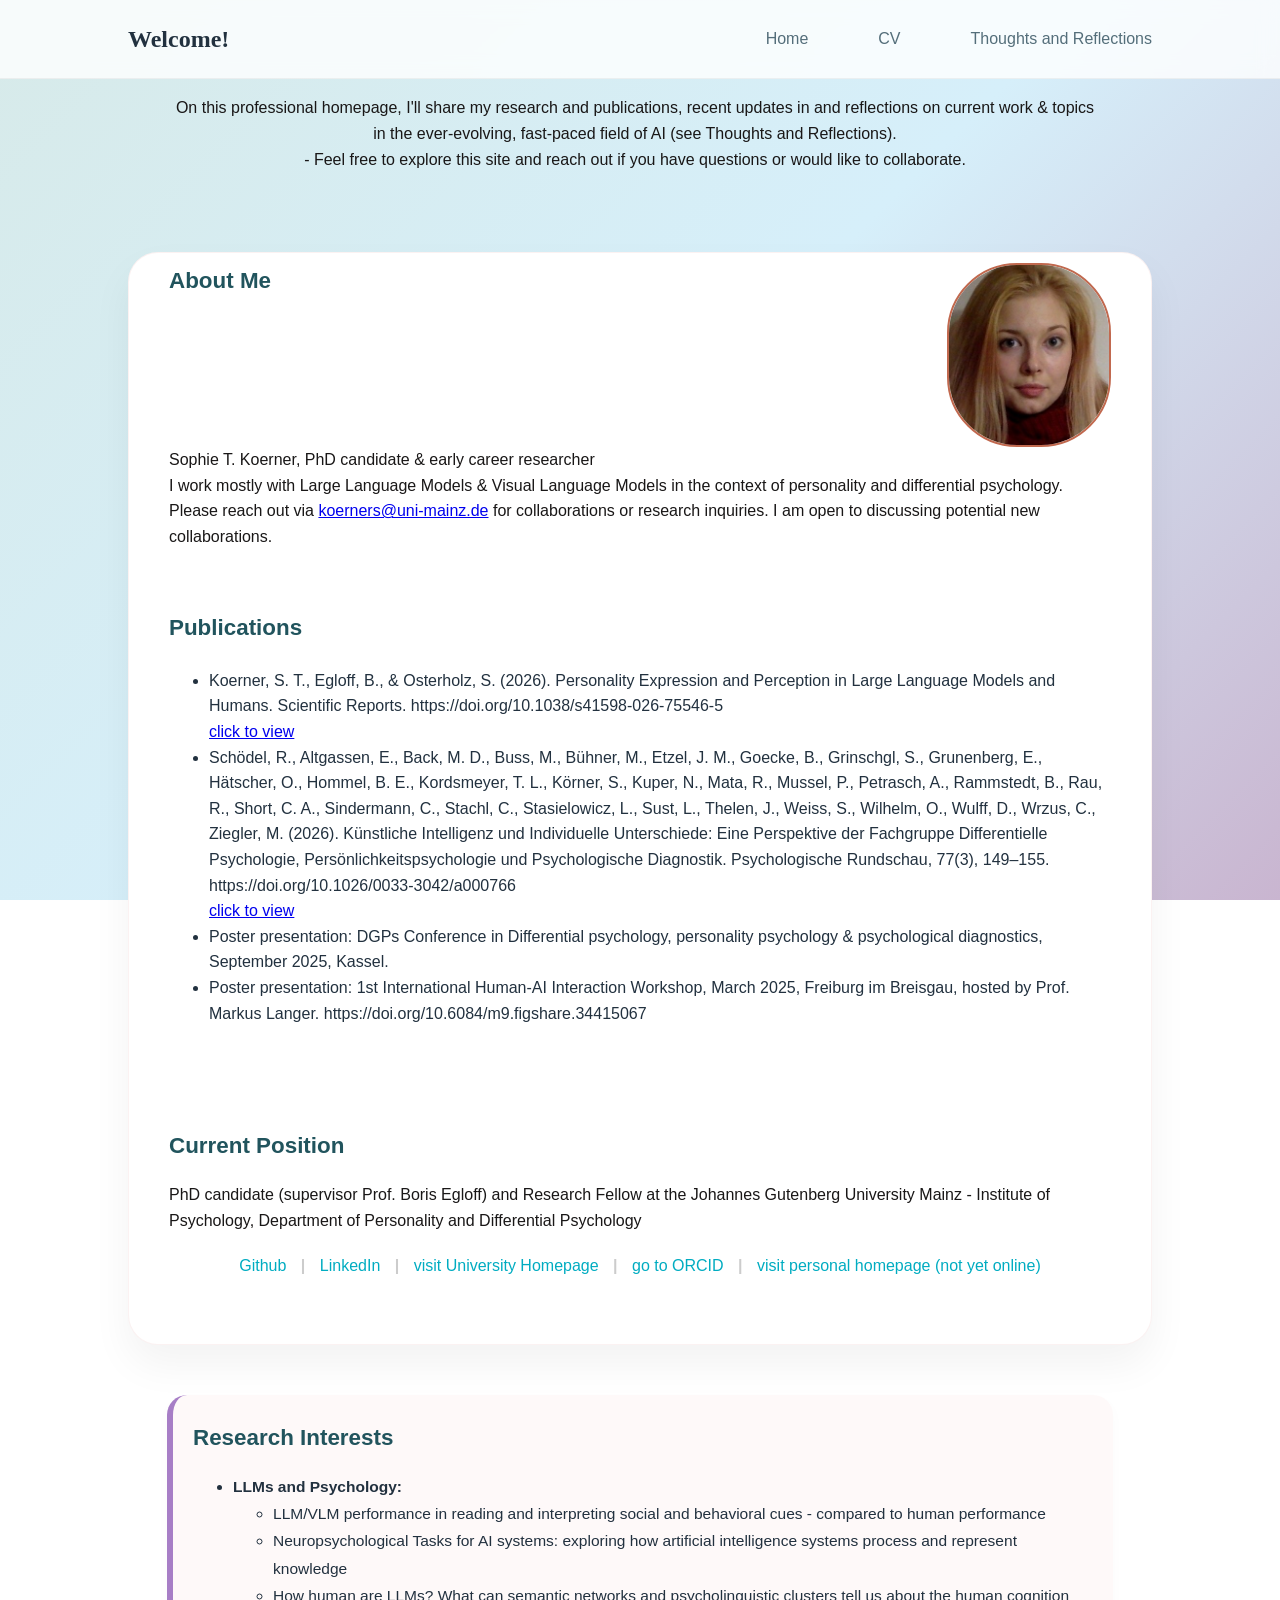
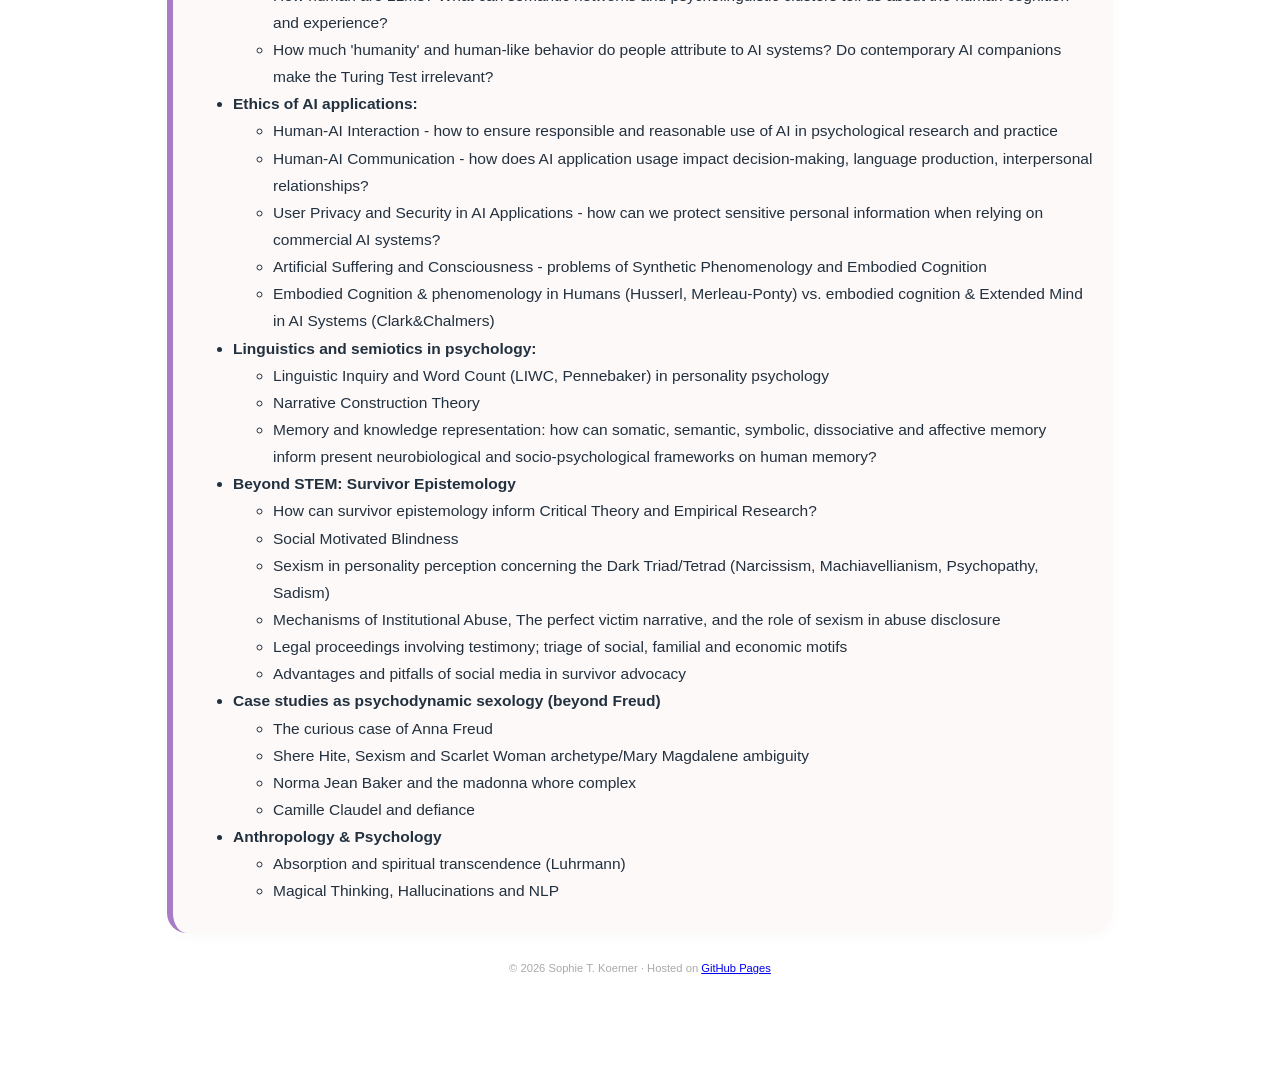
<file: index.html>
<!doctype html>
<html lang="en">
<head>
    <link rel="stylesheet" href="style.css">
	<meta charset="utf-8">
	<meta name="viewport" content="width=device-width, initial-scale=1">
	<title>Vita</title>
</head>

<body>
	<nav class="navbar">
    <div class="nav-logo">Welcome!</div>
    <ul class="nav-links">
        <li><a href="index.html">Home</a></li>
        <li><a href="cv.html">CV</a></li>
        <li><a href="blog.html">Thoughts and Reflections</a></li>
    </ul>
</nav>

<p>On this professional homepage, I'll share my research and publications, recent updates in and reflections on current work & topics <br>
     in the ever-evolving, fast-paced field of AI (see Thoughts and Reflections).<br>
		- Feel free to explore this site and reach out if you have questions or would like to collaborate.</p>



<div class="hero-section">
  <div class="my-card">

    <!-- Zeile: "About Me" links, Foto rechts -->
    <div class="about-header">
      <h2>About Me</h2>
      <img src="images/passfoto2020.jpg" alt="Picture Sophie T. Koerner" class="profile-pic">
    </div>

    <!-- Text klebt direkt unter dem Foto -->
    <p class="about-text">
      Sophie T. Koerner, PhD candidate &amp; early career researcher<br>
      I work mostly with Large Language Models & Visual Language Models in the
      context of personality and differential psychology. Please reach out via
      <a href="mailto:koerners@uni-mainz.de">koerners@uni-mainz.de</a> for collaborations or
      research inquiries. I am open to discussing potential new collaborations.
    </p>



<div class="hero-flex">

 <!--<tiny-text> Note: for personal and artistic endeavors, see my personal website (link below) <tiny-text> </p> -->
		</div>
	</p>
	<!-- Hyperlinks with URLs -->
	 <h3>Publications</h3>
        <ul>
            <li>Koerner, S. T., Egloff, B., & Osterholz, S. (2026). Personality Expression and Perception in Large Language Models and Humans. Scientific Reports. https://doi.org/10.1038/s41598-026-75546-5 </li><a href="https://doi.org/10.1038/s41598-026-75546-5"> click to view</a>
            <li>Schödel, R., Altgassen, E., Back, M. D., Buss, M., Bühner, M., Etzel, J. M., Goecke, B., Grinschgl, S., Grunenberg, E., Hätscher, O., Hommel, B. E., Kordsmeyer, T. L., Körner, S., Kuper, N., Mata, R., Mussel, P., Petrasch, A., Rammstedt, B., Rau, R., Short, C. A., Sindermann, C., Stachl, C., Stasielowicz, L., Sust, L., Thelen, J., Weiss, S., Wilhelm, O., Wulff, D., Wrzus, C., Ziegler, M. (2026). Künstliche Intelligenz und Individuelle Unterschiede: Eine Perspektive der Fachgruppe Differentielle Psychologie, Persönlichkeitspsychologie und Psychologische Diagnostik. Psychologische Rundschau, 77(3), 149–155. https://doi.org/10.1026/0033-3042/a000766</li><a href="https://doi.org/10.1026/0033-3042/a000766"> click to view</a>
			<li>Poster presentation: DGPs Conference in Differential psychology, personality psychology & psychological diagnostics, September 2025, Kassel.</li>
	        <li>Poster presentation: 1st International Human-AI Interaction Workshop, March 2025, Freiburg im Breisgau, hosted by Prof. Markus Langer. https://doi.org/10.6084/m9.figshare.34415067</li>
    </ul>

          <element class="hero-section">
            <h2>Current Position</h2>
            <p>PhD candidate (supervisor Prof. Boris Egloff) and Research Fellow at the Johannes Gutenberg University Mainz - Institute of Psychology, Department of Personality and Differential Psychology</p>
     <div class="social-links">
	 <a href="https://github.com/sophstudies">Github</a>
     <span class="separator">|</span>
	 <a href="https://www.linkedin.com/in/sophie-t-koerner-10763835b">LinkedIn</a>
     <span class="separator">|</span>
	 <a href="https://www.ppd.psychologie.uni-mainz.de/personen/sophie-koerner/">visit University Homepage</a>
     <span class="separator">|</span>
	 <a href="https://orcid.org/0009-0004-8719-4377">go to ORCID</a>
     <span class="separator">|</span>
	 <a href="personalMM.html">visit personal homepage (not yet online)</a>
    </div>
		</div>
            <div class="section-3">
    <h2>Research Interests</h2>
    <ul>
        <!-- ITEM 1 -->
        <li>
            <strong>LLMs and Psychology:</strong>
            <ul>
                <li>LLM/VLM performance in reading and interpreting social and behavioral cues - compared to human performance</li>
                <li>Neuropsychological Tasks for AI systems: exploring how artificial intelligence systems process and represent knowledge</li>
                <li>How human are LLMs? What can semantic networks and psycholinguistic clusters tell us about the human cognition and experience?</li>
                <li>How much 'humanity' and human-like behavior do people attribute to AI systems? Do contemporary AI companions make the Turing Test irrelevant?</li>
            
                </li> <!-- This closes the "LLMs and Psychology" item AFTER the sub-list -->
            </ul>
        <!-- ITEM 2 -->
        <li>
            <strong>Ethics of AI applications:</strong>
            <ul>
                <li>Human-AI Interaction - how to ensure responsible and reasonable use of AI in psychological research and practice</li>
                <li>Human-AI Communication - how does AI application usage impact decision-making, language production, interpersonal relationships?</li>
                <li>User Privacy and Security in AI Applications - how can we protect sensitive personal information when relying on commercial AI systems?</li>
                <li>Artificial Suffering and Consciousness - problems of Synthetic Phenomenology and Embodied Cognition</li>
                <li>Embodied Cognition & phenomenology in Humans (Husserl, Merleau-Ponty) vs. embodied cognition & Extended Mind in AI Systems (Clark&Chalmers)</li>

            </ul>
        </li>

        <!-- ITEM 3 -->
        <li>
            <strong>Linguistics and semiotics in psychology:</strong>
            <ul>
                <li>Linguistic Inquiry and Word Count (LIWC, Pennebaker) in personality psychology</li>
                <li>Narrative Construction Theory</li>
                <li>Memory and knowledge representation: how can somatic, semantic, symbolic, dissociative and affective memory inform present neurobiological and socio-psychological frameworks on human memory?</li>
            
            </ul>
        </li>

        <!-- ITEM 3 -->        
        <li>
            <strong>Beyond STEM: Survivor Epistemology</strong>
            <ul>
                <li>How can survivor epistemology inform Critical Theory and Empirical Research?</li>
                <li>Social Motivated Blindness</li>
                <li>Sexism in personality perception concerning the Dark Triad/Tetrad (Narcissism, Machiavellianism, Psychopathy, Sadism)</li>
                <li>Mechanisms of Institutional Abuse, The perfect victim narrative, and the role of sexism in abuse disclosure</li>
                <li>Legal proceedings involving testimony; triage of social, familial and economic motifs</li>
                <li>Advantages and pitfalls of social media in survivor advocacy</li>
            </ul>
        </li>
				        <!-- ITEM 4 -->
        <li>
            <strong>Case studies as psychodynamic sexology (beyond Freud)</strong>
            <ul>
                <li>The curious case of Anna Freud</li>
                <li>Shere Hite, Sexism and Scarlet Woman archetype/Mary Magdalene ambiguity</li>
                <li>Norma Jean Baker and the madonna whore complex</li>
                <li>Camille Claudel and defiance</li>
            </ul>
        </li>
				<!-- ITEM 5 -->
        <li>
            <strong>Anthropology & Psychology</strong>
            <ul>
                <li>Absorption and spiritual transcendence (Luhrmann)</li>
			   <li>Magical Thinking, Hallucinations and NLP</li>
            </ul>
        </li>
    </ul>
</div>
		<footer>
  <p class="tiny">© 2026 Sophie T. Koerner · Hosted on <a href="https://pages.github.com" target="_blank">GitHub Pages</a></p>
</footer>

</body>
</html>
</file>
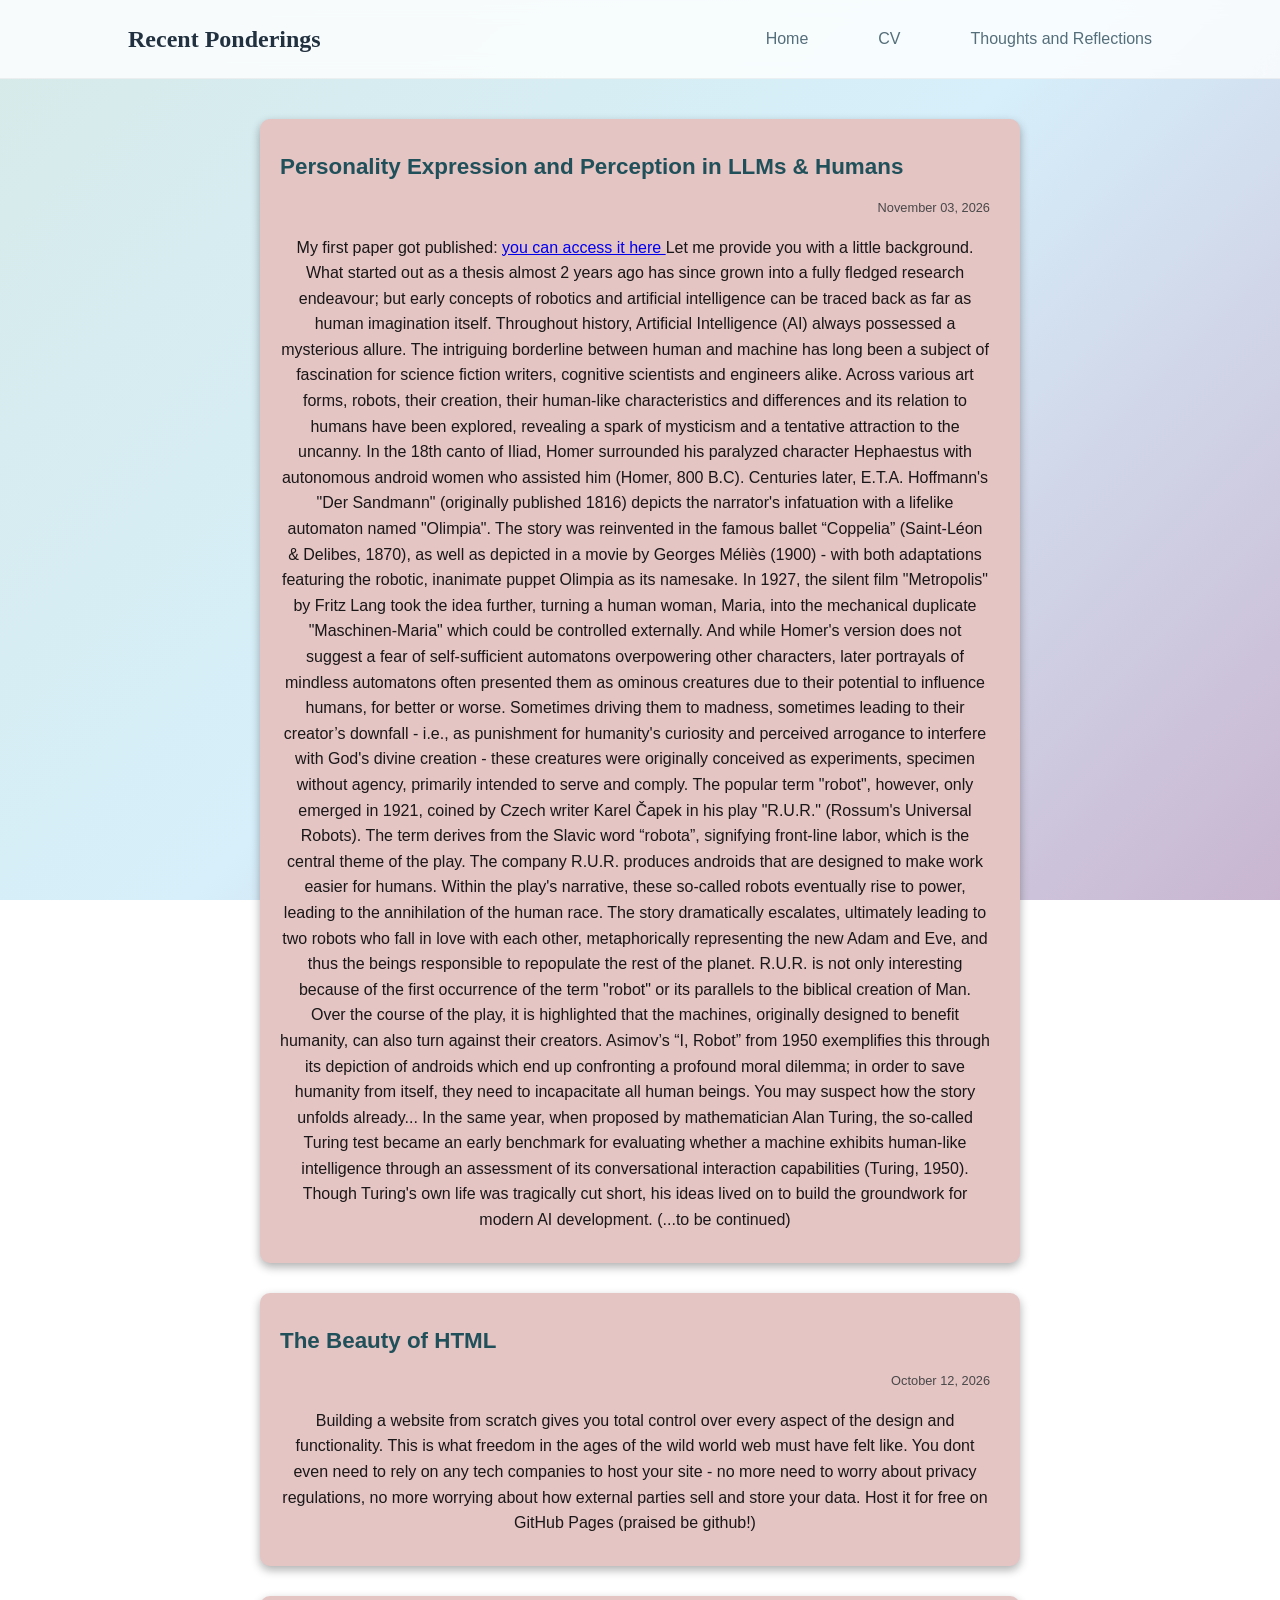
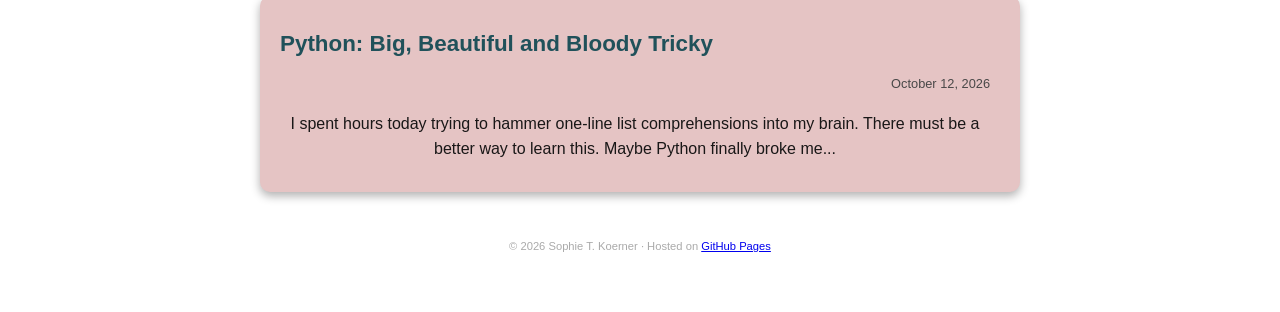
<file: blog.html>
<!doctype html>
<html lang="en">
<head>
    <link rel="stylesheet" href="style.css">
	<meta charset="utf-8">
	<meta name="viewport" content="width=device-width, initial-scale=1">
	<title>Recent Ponderings</title>
</head>

<body>
	<nav class="navbar">
    <div class="nav-logo">Recent Ponderings</div>
    <ul class="nav-links">
        <li><a href="index.html">Home</a></li>
        <li><a href="cv.html">CV</a></li>
        <li><a href="blog.html">Thoughts and Reflections</a></li>
    </ul>
</nav>

<div class="home-wrapper">

    <div class="blog-container">
		<div class="blog-container">
	    <div class="blog-post">
            <h2>Personality Expression and Perception in LLMs & Humans</h2>
            <p class="blog-date">November 03, 2026</p>
            <p>My first paper got published: <a href="https://rdcu.be/AjxDRGsCHwKa"> you can access it here </a>
				Let me provide you with a little background. What started out as a thesis almost 2 years ago has since grown into a fully fledged research endeavour; but early concepts of robotics and artificial intelligence can be traced back as far as human imagination itself.
				Throughout history, Artificial Intelligence (AI) always possessed a mysterious allure. The intriguing borderline between human and machine has long been a subject of fascination for science fiction writers, cognitive scientists and engineers alike.
				Across various art forms, robots, their creation, their human-like characteristics and differences and its relation to humans have been explored, revealing a spark of mysticism and a tentative attraction to the uncanny.
				In the 18th canto of Iliad, Homer surrounded his paralyzed character Hephaestus with autonomous android women who assisted him (Homer, 800 B.C).
				Centuries later, E.T.A. Hoffmann's "Der Sandmann" (originally published 1816) depicts the narrator's infatuation with a lifelike automaton named "Olimpia". The story was reinvented in the famous ballet “Coppelia” (Saint-Léon & Delibes, 1870), as
				well as depicted in a movie by Georges Méliès (1900) - with both adaptations featuring the robotic, inanimate puppet Olimpia as its namesake. In 1927, the silent film "Metropolis" by Fritz Lang took the idea further, turning a human woman, Maria, into the mechanical duplicate "Maschinen-Maria" which could be controlled externally.
				And while Homer's version does not suggest a fear of self-sufficient automatons overpowering other characters, later portrayals of mindless automatons often
				presented them as ominous creatures due to their potential to influence humans, for better or worse. Sometimes driving them to madness, sometimes leading to their creator’s downfall - i.e., as punishment for humanity's
				curiosity and perceived arrogance to interfere with God's divine creation - these creatures were originally conceived as experiments, specimen without agency, primarily intended to serve and comply.
				The popular term "robot", however, only emerged in 1921, coined by Czech writer Karel Čapek in his play "R.U.R." (Rossum's Universal Robots). The term derives from the Slavic word “robota”, signifying front-line labor, which is the central theme of the play.
				The company R.U.R. produces androids that are designed to make work easier for humans. Within the play's
				narrative, these so-called robots eventually rise to power, leading to the annihilation of the human race. The story dramatically escalates, ultimately leading to two robots who fall in love with each other,
				metaphorically representing the new Adam and Eve, and thus the beings responsible to repopulate the rest of the planet. R.U.R. is not only interesting because of the first occurrence
				of the term "robot" or its parallels to the biblical creation of Man. Over the course of the play, it is highlighted that the machines, originally designed to benefit humanity, can also turn against
				their creators. Asimov’s “I, Robot” from 1950 exemplifies this through its depiction of androids which end up confronting a profound moral dilemma; in order to save humanity from itself, they need to incapacitate all human beings. You may suspect how the story unfolds already...
				In the same year, when proposed by mathematician Alan Turing, the so-called Turing test became an early benchmark
				for evaluating whether a machine exhibits human-like intelligence through an assessment of its conversational interaction capabilities (Turing, 1950). Though Turing's own life was tragically cut short, his ideas lived on to build the groundwork for modern AI development. (...to be continued)
</p>
        </div>

        <div class="blog-post">
            <h2>The Beauty of HTML</h2>
            <p class="blog-date">October 12, 2026</p>
            <p>Building a website from scratch gives you total control over every aspect of the design and functionality.
                This is what freedom in the ages of the wild world web must have felt like. You dont even need to rely on any tech companies to host your site - no more need
                to worry about privacy regulations, no more worrying about how external parties sell and store your data.
                Host it for free on GitHub Pages (praised be github!)
            </p>
        </div>

        <div class="blog-post">
            <h2>Python: Big, Beautiful and Bloody Tricky</h2>
            <p class="blog-date">October 12, 2026</p>
            <p>I spent hours today trying to hammer one-line list comprehensions into my brain. There must be a better way to learn this.
                Maybe Python finally broke me...</p>
        </div>
		<footer>
  <p class="tiny">© 2026 Sophie T. Koerner · Hosted on <a href="https://pages.github.com" target="_blank">GitHub Pages</a></p>
</footer>

    </div>
</body>
</file>
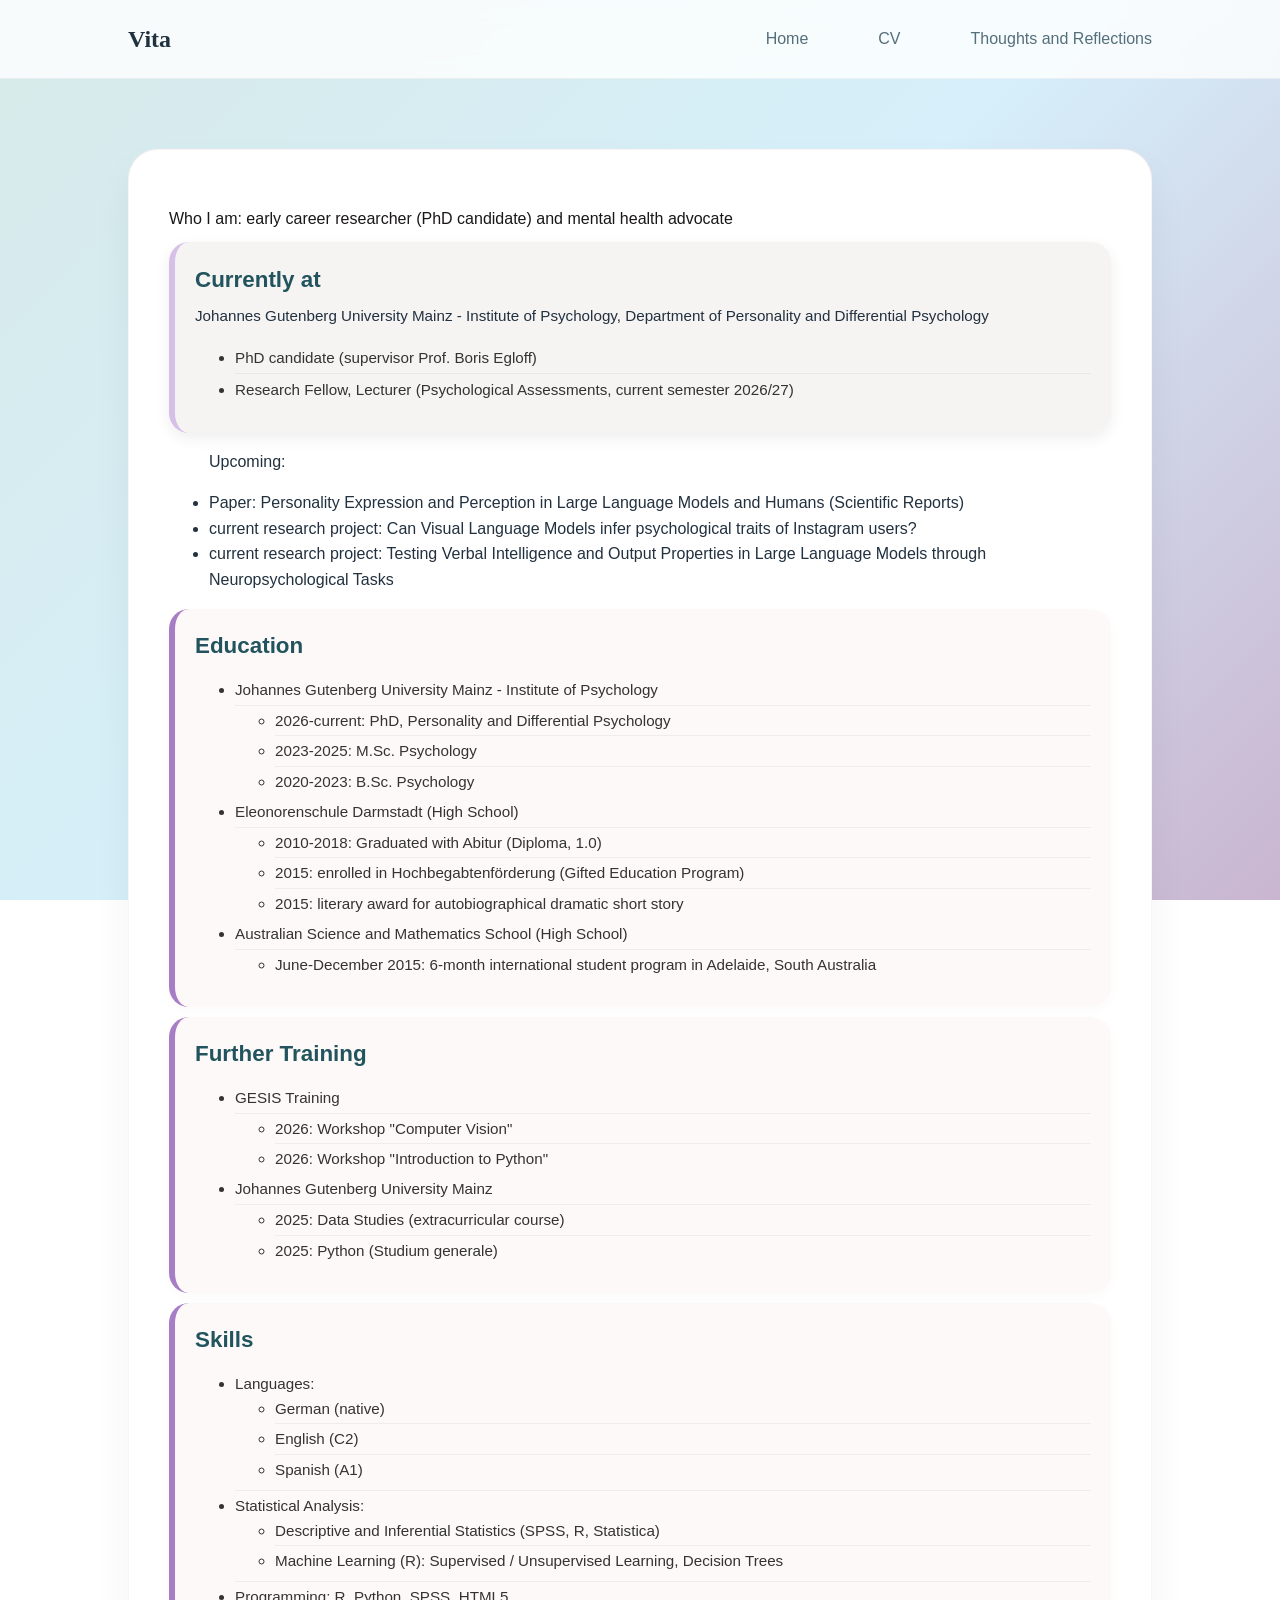
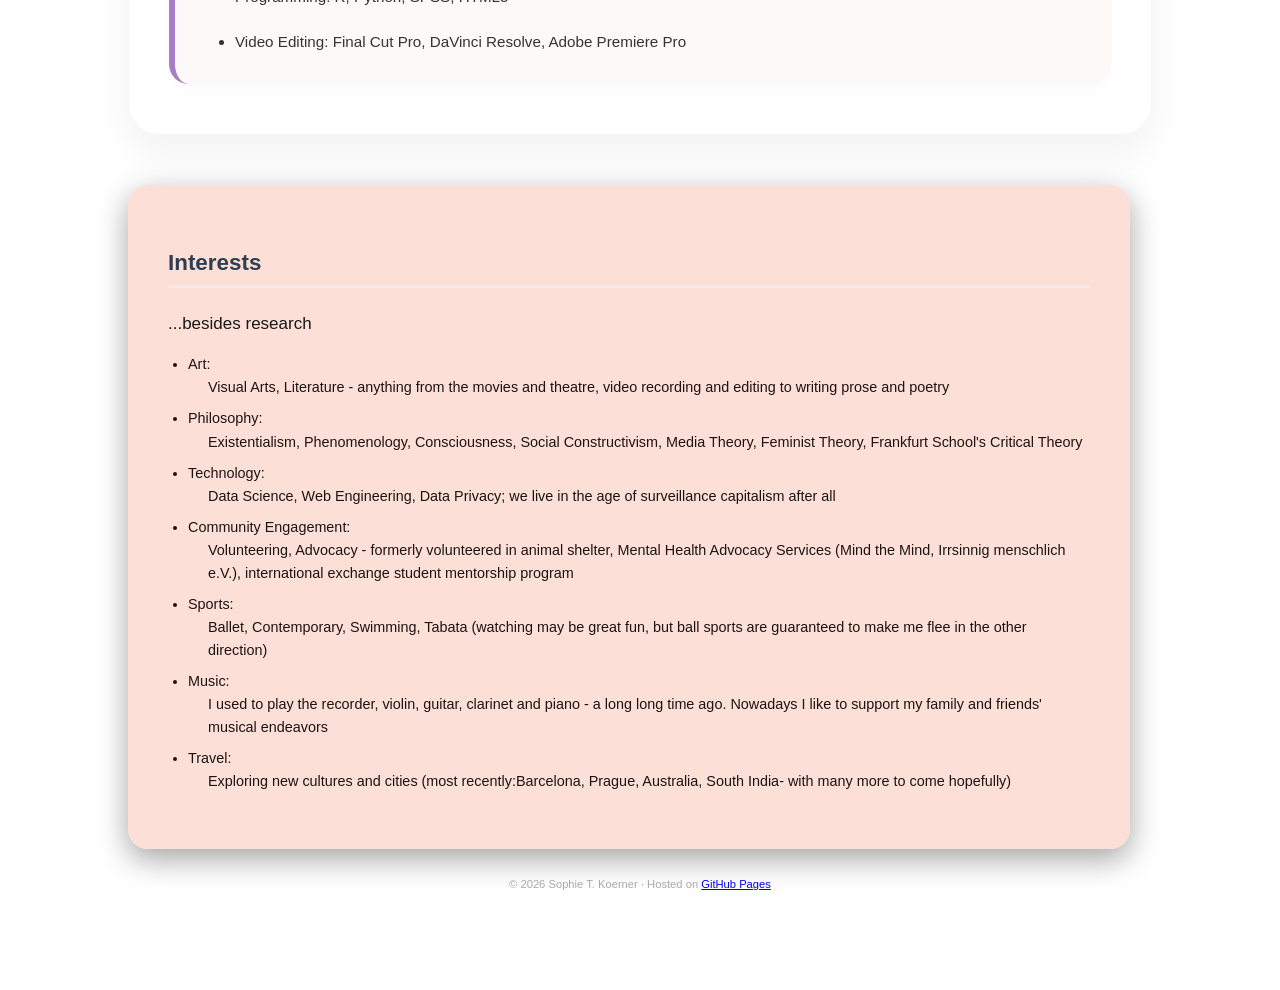
<file: cv.html>
<!doctype html>
<html lang="en">
<head>
    <link rel="stylesheet" href="style.css">
	<meta charset="utf-8">
	<meta name="viewport" content="width=device-width, initial-scale=1">
	<title>Vita</title>
</head>

<body>
	<nav class="navbar">
    <div class="nav-logo">Vita</div>
    <ul class="nav-links">
        <li><a href="index.html">Home</a></li>
        <li><a href="cv.html">CV</a></li>
        <li><a href="blog.html">Thoughts and Reflections</a></li>
    </ul>
</nav>
<div class="hero-section">
<div class="my-card">
   <!-- Bio Text -->
            <p>Who I am: early career researcher (PhD candidate) and mental health advocate</p>
    <div class="section-2">
        <h3>Currently at</h3>
            Johannes Gutenberg University Mainz - Institute of Psychology, Department of Personality and Differential Psychology
			<!-- begin nested sub-list -->
            <ul>
				<li>PhD candidate (supervisor Prof. Boris Egloff)</li>
                <li>Research Fellow, Lecturer (Psychological Assessments, current semester 2026/27)</li>
            </ul>
            </div>
        <ul>
            Upcoming:</ul>
			<!-- begin nested sub-list -->
            <ul>
                <li>Paper: Personality Expression and Perception in Large Language Models and Humans (Scientific Reports)</li>
                <li>current research project: Can Visual Language Models infer psychological traits of Instagram users?</li>
                <li>current research project: Testing Verbal Intelligence and Output Properties in Large Language Models through Neuropsychological Tasks</li>
            </ul>
        </ul>

    <div class="section">
        <h3>Education</h3>
        <ul>
            <li>Johannes Gutenberg University Mainz - Institute of Psychology</li>
			<!-- begin nested sub-list -->
            <ul>
				<li>2026-current: PhD, Personality and Differential Psychology</li>
                <li>2023-2025: M.Sc. Psychology</li>
                <li>2020-2023: B.Sc. Psychology</li>
            </ul>
            <li>Eleonorenschule Darmstadt (High School)</li>
			<!-- begin nested sub-list -->
            <ul>
                <li>2010-2018: Graduated with Abitur (Diploma, 1.0)</li>
                <li>2015: enrolled in Hochbegabtenförderung (Gifted Education Program)</li>
                <li>2015: literary award for autobiographical dramatic short story</li>
        
            </ul>
            <li>Australian Science and Mathematics School (High School)</li>
			<!-- begin nested sub-list -->
            <ul> <li>June-December 2015: 6-month international student program in Adelaide, South Australia</li>
             </ul>
            </ul>
    </div>
    <div class="section">
        <h3>Further Training</h3>
        <ul>
            <li>GESIS Training</li>
			 <ul>
				<li>2026: Workshop "Computer Vision"</li>
                <li>2026: Workshop "Introduction to Python"</li>
			 </ul>
			<li>Johannes Gutenberg University Mainz</li>
			<ul>
				<li>2025: Data Studies (extracurricular course)</li>
				<li>2025: Python (Studium generale)</li>
			 </ul>
            </ul>
    </div>
    <div class="section">
        <h3>Skills</h3>
        <ul>
            <li>Languages:	<!-- begin nested sub-list -->
            <ul>
				<li>German (native)</li>
                <li>English (C2)</li>
                <li>Spanish (A1)</li>
            </ul>

            <li>Statistical Analysis: <!-- begin nested sub-list -->
            <ul>
                <li>Descriptive and Inferential Statistics (SPSS, R, Statistica) </li>
                <li>Machine Learning (R): Supervised / Unsupervised Learning, Decision Trees</li>

			</li>
            </ul>
            <li>Programming: R, Python, SPSS, HTML5</li>
        	</li>
            </ul>
            <ul>
            <li>Video Editing: Final Cut Pro, DaVinci Resolve, Adobe Premiere Pro</li>
        </ul>   
        </ul>
    </div>
    </div>
    <div class="cv-card">
        <h3>Interests</h3>
        <p class="tiny-text">...besides research</p>
        <ul>
            <li>Art: <!-- begin nested sub-list -->
            <ul>Visual Arts, Literature - anything from the movies and theatre, video recording and editing to writing prose and poetry</ul>
            <li>Philosophy: <!-- begin nested sub-list -->
            <ul>Existentialism, Phenomenology, Consciousness, Social Constructivism, Media Theory, Feminist Theory, Frankfurt School's Critical Theory</li></ul>
            <li>Technology: <!-- begin nested sub-list -->
            <ul>Data Science, Web Engineering, Data Privacy; we live in the age of surveillance capitalism after all</li></ul>
            <li>Community Engagement: <!-- begin nested sub-list -->
            <ul>Volunteering, Advocacy - formerly volunteered in animal shelter, Mental Health Advocacy Services (Mind the Mind, Irrsinnig menschlich e.V.), international exchange student mentorship program </li></ul>
            <li>Sports:<!-- begin nested sub-list -->
            <ul>Ballet, Contemporary, Swimming, Tabata (watching may be great fun, but ball sports are guaranteed to make me flee in the other direction) </li></ul>
            <li>Music: <!-- begin nested sub-list -->
            <ul>I used to play the recorder, violin, guitar, clarinet and piano - a long long time ago. Nowadays I like to support my family and friends' musical endeavors </li></ul>
            <li>Travel: <!-- begin nested sub-list -->
            <ul>Exploring new cultures and cities (most recently:Barcelona, Prague, Australia, South India- with many more to come hopefully)</li></ul>
</div>
		<footer>
  <p class="tiny">© 2026 Sophie T. Koerner · Hosted on <a href="https://pages.github.com" target="_blank">GitHub Pages</a></p>
</footer>
</body>
</html>
</file>
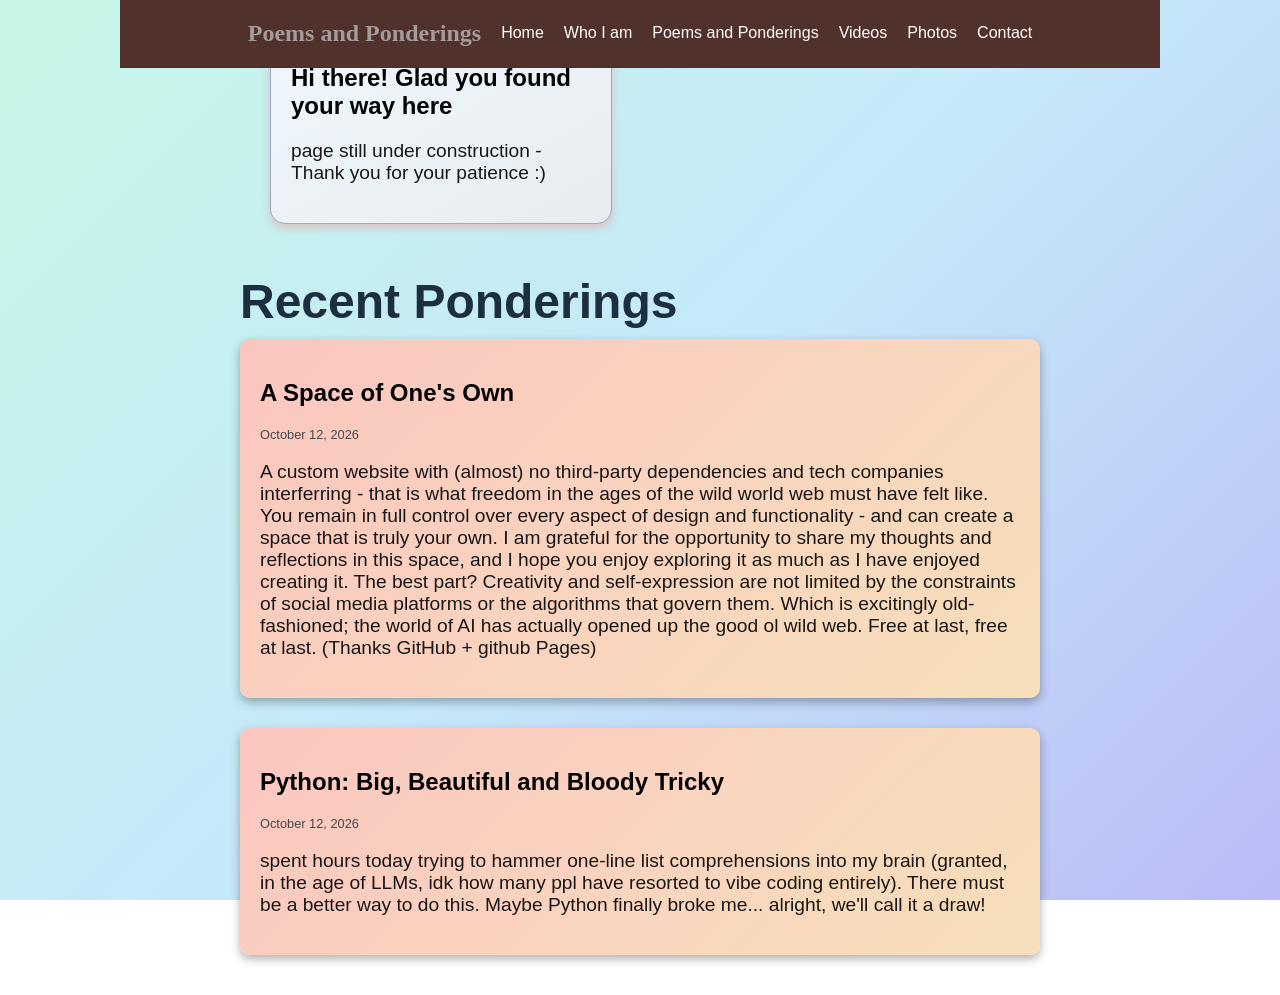
<file: personal/blog.html>
<!doctype html>
<html lang="en">
<head>
    <link rel="stylesheet" href="style.css">
	<meta charset="utf-8">
	<meta name="viewport" content="width=device-width, initial-scale=1">
	<title>Poems and Ponderings</title>
</head>

<body>
	<nav class="navbar">
    <div class="nav-logo">Poems and Ponderings</div>
    <ul class="nav-links">
        <li><a href="personalMM.html">Home</a></li>
        <li><a href="cv.html">Who I am</a></li>
        <li><a href="blog.html">Poems and Ponderings</a></li>
        <li><a href="videos.html">Videos</a></li>
        <li><a href="photos.html">Photos</a></li>
        <li><a href="contact.html">Contact</a></li>
    </ul>
</nav>
<div class="home-wrapper">
    <div class="my-card">
        <!-- Your card content here -->
    <h2>Hi there! Glad you found your way here</h2>
    <p> page still under construction - Thank you for your patience :)</p>
		</div>
    <div class="blog-container">
        <h1>Recent Ponderings</h1>

        <div class="blog-post">
            <h2>A Space of One's Own</h2>
            <p class="blog-date">October 12, 2026</p>
            <p>A custom website with (almost) no third-party dependencies and tech companies interferring - that is what freedom in the ages of the wild world web must have felt like.
            You remain in full control over every aspect of design and functionality - and can create a space that is truly your own. I am grateful for the opportunity to share my thoughts and reflections in this space, and I hope you enjoy exploring it as much as I have enjoyed creating it.
            The best part? Creativity and self-expression are not limited by the constraints of social media platforms or the algorithms that govern them.
            Which is excitingly old-fashioned; the world of AI has actually opened up the good ol wild web. Free at last, free at last.
                 (Thanks GitHub + github Pages)
               
            </p>
        </div>

        <div class="blog-post">
            <h2>Python: Big, Beautiful and Bloody Tricky</h2>
            <p class="blog-date">October 12, 2026</p>
            <p>spent hours today trying to hammer one-line list comprehensions into my brain (granted, in the age of LLMs, idk how many ppl have resorted to vibe coding entirely). There must be a better way to do this.
                Maybe Python finally broke me... alright, we'll call it a draw!</p>
        </div>
    </div>
</body>
</file>
<file: style.css>
/* Global Setup */
body {
    margin: 0;
    padding: 0;
    text-align: justify;
    font-family: 'Inter', 'Segoe UI', Roboto, sans-serif;
    /* because we want a bright, professional, soft gradient */
    background: linear-gradient(135deg, #d7eae9 0%, #d6effa 50%, #c9b5d0 100%);
    background-attachment: fixed;
    color: #22313f;
    line-height: 1.6;
}
/* The Navbar Container */
.navbar {
    display: flex;
    justify-content: space-between;/* logo on left, links on tzhe right */
    align-items: center;
    padding: 20px 10%;
    background: rgba(255, 255, 255, 0.8);
    backdrop-filter: blur(10px);
    position: sticky;/* Keep menu at top when scroll */
    top: 0;
    z-index: 1000;
    border-bottom: 1px solid rgba(0,0,0,0.05);
}


.nav-logo {
    font-family: 'Georgia', serif;
    font-size: 1.5rem;
    font-weight: bold;
}

/* Homebar, the Links-List */

.nav-links {
    list-style: none;/* removes bullet points */
    display: flex;/* makes list horizontal */
    gap: 50px;
}

.nav-links a {
    text-decoration: none;
    color: #546e7a;
    font-weight: 500;
    transition: color 0.3s;/* make hover-color-change smooth */
}

.nav-links a:hover {
    color: #00acc1; /* bright turquoise accent */
}
.nav-links {
    list-style: none; /* removes bullet points */
    display: flex;    /* makes list horizontal */
    margin: 0;
    padding: 0;
}

.nav-links li {
    margin-left: 20px;
}

h1 {
    color: #1c2f41;
    font-size: 1.5rem;
    text-align: center;
    margin-bottom: 10px;
    margin-right: 10px
}

p {
    font-size: 1.0rem;
    color: #191717;
    text-align: center;
    margin-bottom: 10px;
    margin-right: 10px
}
/* The Main >Hero Section< ("Vita"Introduction) */
.hero-section {
    text-align: left;
    padding: 70px 10%;
}
.hero-section p {
    font-size: 0.8 rem;
    color: #191717;
    text-align: left;
    margin-bottom: 10px;
    margin-right: 10px
}
.hero-section tiny-text {
    text-align: left;
    font-size: 0.7rem;
    font-style: italic; /* use px for exact size or 0.7rem for relative size */
    color: #544848;     /* Optional: making it lighter often helps small text look better-not a must */
}
.hero-section h1 {
    font-size: 3.5rem;
    font-family: 'Georgia', serif;
    text-align: left;
    color: #392879; /* deep Violet-Blue */
    margin-bottom: 10px;
}

.hero-section .subtitle {
    font-size: 1.4rem;
    color: #455a64;
    margin-bottom: 40px;
    font-weight: 300;
}

/* The Professional Card (my own Home Card) */
.my-card {
    background: white;
    position: relative;          /* Bezugsrahmen – ergänzen */
    max-width: 1000px;
    margin: 0 auto 50px auto; /*centered for->main focus<- */
    padding: 40px;
    border-radius: 30px;
    box-shadow: 0 20px 40px rgba(0,0,0.05,0.05);
    border: 1px solid rgba(250, 239, 239, 0.8);
    text-align: left;
}

.social-links {
    text-align: center;
    margin-top: 20px;
}
.social-links a {
    text-decoration: none;
    margin: 0 10px;
    color: #00acc1;
}
.separator {
    color: #ccc;
    font-weight: bold;
}

/* Section Headings (ie "Curriculum Vitae") */
h2 {
    font-size: 1.4rem;
    color: #134953f0; /* turquoise dark */
    text-align: left;
    margin-top: 60px;
}
h3 {
    font-size: 1.4rem;
    color: #134953f0; /* turquoise dark */
    text-align: left;
    margin-top: 60px;
}




/* CV Lists + Sections */
.section {
    background: rgba(254, 245, 245, 0.6);
    background-image: radial-gradient(to bottom, rgba(254, 245, 245, 0.6), #f0bd9d);
    max-width: 900px;
    margin: 10px auto;
    padding: 12px 20px;       /* REDUCED: First number (12px) fixes the top/bottom empty space */
    text-align: left;
    border-radius: 20px;
    border-left: 6px solid #a77ec6; 
    box-shadow: 0 5px 15px rgba(0,0,0,0.02);
    font-size: 0.95rem;       /* SMALLER: Makes text slightly smaller */
    line-height: 1.3;         /* TIGHTER: Reduces the gap between lines of text */
}

.section-2 {
    background: rgba(238, 232, 231, 0.509);
    max-width: 900px;
    margin: 10px auto;
    padding: 12px 20px;       /* REDUCED: Matches section for consistency */
    text-align: left;
    border-radius: 20px;
    border-left: 6px solid #d6c0e7; 
    box-shadow: 0 5px 15px rgba(0,0.07,0.07,0.07);
    font-size: 0.95rem;       /* SMALLER: Matches section */
    line-height: 1.4;         /* TIGHTER: Matches section */
}

.section-3 {
    background: rgba(254, 245, 245, 0.6);
    background-image: radial-gradient(to bottom, rgba(237, 212, 209, 0.629), #9f5d41);
    max-width: 900px;
    margin: 10px auto;
    padding: 13px 20px;       /* REDUCED: First number (13px) fixes the top/bottom empty space */
    text-align: left;
    border-radius: 20px;
    border-left: 6px solid #a77ec6; 
    box-shadow: 0 5px 15px rgba(0,0,0,0.02);
    font-size: 0.97rem;       /* SMALLER: Makes text slightly smaller */
    line-height: 1.75;         /* TIGHTER: Reduces the gap between lines of text */
}

/* This targets lists in BOTH section and section-2 */
.section li, .section-2 li {
    padding: 5px 0;           /* REDUCED: Changes 10px to 5px to stop lists from feeling "blown out" */
    border-bottom: 1px solid rgba(0,0,0,0.05);
    color: #333;
}

.section li:last-child, .section-2 li:last-child, section-3 li:last-child {
    border-bottom: none;
}

/* CV sections top-space fixed: remove default top spacing from headings inside sections */
.section h1, .section h2, .section h3, .blog-post h1, .blog-post h2, .blog-post h3,
.section-2 h1, .section-2 h2, .section-3 h2, .section-2 h3, .blog-date p {
    margin-top: 10px;           /* reduces the empty space at the very top */
    padding-top: 0;          /* Ensures NO extra padding is sneaking in */
    margin-bottom: 10px;     /* keeps a small, clean gap, before the text starts */
}

/* Professional Buttons */
.btn-primary {
    background-color: #00acc1; /* turquoise */
    color: white;
    padding: 12px 25px;
    border-radius: 50px;
    text-decoration: none;
    font-weight: bold;
    display: inline-block;
    transition: transform 0.2s, box-shadow 0.2s;
    box-shadow: 0 4px 15px rgba(0, 172, 193, 0.3);
}

.btn-primary:hover {
    transform: translateY(-3px);
    box-shadow: 0 6px 20px rgb(255, 255, 255);
}
.profile-pic {
    width: 140px;           /* fixed size */
    height: 140px;          /* keep height + width the same for a perfect circle */
    flex-shrink: 0;          /* CRITICAL: Stops the image from becoming an oval/squashed */
    object-fit: cover;      /* prevents the image from stretching */
    border-radius: 50%;     /* makes the image a perfect neat circle! */
    border: 2.5px solid #ac6648;
    margin-left: auto;  /*  shoves pic Bild to the right */
    align-self: flex-start;  /* Klebt das Bild oben fest */
}




.profile-container {
    display: flex;
    flex-direction: row;     /* Ensures side-by-side layout */
    align-items: flex-start; /* Aligns image to the top */
    gap: 30px;               /* Space between image and text */
    width: 100%;             /* Prevents the container from breaking the card */
}


.profile-text {
    flex: 1;                 /* Tells the text to take up the remaining space */
    min-width: 0;            /* Prevents the text from pushing the box wider than the screen */
}

/* The Main Card Container */
.cv-card {
    background-color: rgba(251, 214, 202, 0.756);
    background-image: radial-gradient(to bottom, #e7c5be, #f59e79);
    width: 90%;           /* Takes up 80% of the screen width */
    max-width: 1300px;    /* But stops growing once it hits 1300px */
    padding: 40px;
    border-radius: 20px;
    box-shadow: 0 10px 30px rgba(8, 8, 8, 0.367);
    text-align: left;
}

/*  Main Name */
.cv-card h1 {
    font-size: 1.5rem;
    text-align: left;
    font-family: 'Arial', sans-serif; /*classic! */
    margin-bottom: 0;
}

.subtitle {
    text-align: center;
    font-family: Arial, sans-serif;
    color: gray;
    margin-bottom: 30px;
}

/* Subheaders (Education, Skills, etc etc.) */
.cv-card h3 {
    font-family: 'Trebuchet MS', sans-serif; /* modern, clean sans-serif font */
    color: #2c3e50;
    border-bottom: 2px solid #eee;
    padding-bottom: 5px;
    margin-top: 20px;
}

/* The Lists */
.cv-card ul {
    padding-left: 20px; /* + space for the bullets */
}

/* Targets ONLY the list items inside the nested list */
.cv-card ul ul li {
    font-size: 0.7rem;      /*  +sub-points slightly smaller */
    color: #776f6f;            /* + sub-points a lighter grey */
    font-style: italic;     /* +sub-points italic, for visual contrast */
    margin-bottom: 4px;
    scroll-margin-left: 4px;
}
.cv-card li {
    font-family: 'Verdana', sans-serif; /* readable font for lists! */
    font-size: 0.9rem;
    color: #1e1313;
    margin-bottom: 8px;
}

.tiny-text {
    font-size: 17px; /* use px for exact size or 0.7rem for relative size */
    color: #544848;     /* Optional: making it lighter often helps small text look better-not a must */
}
/*BLOG */
.blog-container {
    max-width: 800px;
    margin: 40px auto;
    padding: 0 20px;
}

.blog-post {
    background-color: rgb(229, 196, 196);
    background-image: radial-gradient(to bottom, #aa5d4e, #e3c58e);
    padding: 20px;
    border-radius: 10px;
    box-shadow: 0 4px 10px rgba(10, 6, 6, 0.316);
    margin-bottom: 30px;
}

.blog-date {
    font-size: 0.8rem;
    color: rgb(73, 72, 72);
    margin-bottom: 10px;
    text-align: right
}
.blog-date p, blog-post h2 {
    margin-top: 1px;           /* reduces the empty space at the very top */
    padding-top: 0;          /* Ensures NO extra padding is sneaking in */
    margin-bottom: 10px;     /* keeps a small, clean gap, before the text starts */
}
/* CV uses section and cv-card multiple times and references image */


/* ============================================================
   ABOUT ME – Foto neben der Überschrift, Text ohne Abstand
   ============================================================ */

/* Zeile: Überschrift links, Foto rechts */
.about-header {
  display: flex;
  justify-content: space-between;
  align-items: flex-start;
  gap: 40px;
  margin: 0;
  padding: 0;
  margin-top: -30px;           /* <- HIER: Zeile nach oben ziehen */
}


.about-header h2 {
  margin: 0;
  padding: 0;
  flex: 1 1 auto;
}

/* Größeres, abgerundet-rechteckiges Porträt */
.profile-pic {
  display: block;
  flex: 0 0 auto;
  width: 160px;              /* war ~280px im Kreis → jetzt größer */
  height: 180px;             /* Hochformat statt Quadrat */
  object-fit: cover;         /* schneidet zu, verzerrt nicht */
  border-radius: 70px;       /* Rechteck mit runden Ecken statt Kreis */
  border: 2px solid #c1694f;
  margin: 0;                 /* kein Abstand zum Text darunter */
}

/* Text sitzt direkt unter dem Foto */
.my-card .about-text {
  margin: 0;                 /* schlägt .hero-section p {margin-bottom:10px} */
  padding: 0;
  text-align: left;
  line-height: 1.6;
}

footer {
  width: 100%;
  text-align: center;
}

footer p.tiny {
  font-size: 0.7rem;
  color: #aaa;
  text-align: center !important;
  padding: 1rem 0;
  width: 100%;
  display: block;
}
</file>
<file: personal/style.css>
.bodystart {
    background-color: #f5d9bddc;
    color: #030303;
    background: linear-gradient(135deg, #f8c0b6dc 0%, #f8d7bb 70%, #f6e7ba 100%);
    background-attachment: fixed;
    font-family: 'Segoe UI', Tahoma, Geneva, Verdana, sans-serif;
    display: flex;
    flex-direction: column;
    align-items: center;
    justify-content: center;
    height: 100vh;
    margin: 0;
}

body {
    background-color: #bdf5e3dc;
    color: #030303;
        /* because we want a bright, professional, soft gradient */
    background: linear-gradient(135deg, #bdf5e3dc 0%, #c5e9f9 50%, #babbf6 100%);
    background-attachment: fixed;
    font-family: 'Segoe UI', Tahoma, Geneva, Verdana, sans-serif;
    display: flex;
    flex-direction: column;
    align-items: center;
    justify-content: center;
    height: 100vh;
    margin: 0;
}
/* The Navbar Container */

.navbar {
    display: flex;
    justify-content: space-between;/* logo on left, links on tzhe right */
    align-items: center;
    padding: 20px 10%;
    background-color: #50312c;;
    backdrop-filter: blur(10px);
    position: sticky;/* Keep menu at top when scroll */
    top: 0;
    z-index: 1000;
    border-bottom: 1px solid rgba(0,0,0,0.05);
}

.nav-logo {
    font-family: 'Georgia', serif;
    color: #a49b9b;
    font-size: 1.5rem;
    font-weight: bold;
}

/* Homebar, the Links-List */
.nav-links {
    list-style: none; /* Removes the bullet points */
    display: flex;    /* Makes the list horizontal */
    margin: 0;
    padding: 0;
}

.nav-links li {
    margin-left: 20px;
}

.nav-links a {
    color: white;
    text-decoration: none; /* Removes the underline */
    font-family: Arial, sans-serif;
    font-size: 1rem;
    transition: color 0.3s; /* Makes the hover color change smooth */
}

.nav-links a:hover {
    color: #74c5aa; /* Changes color when mouse is over the link */
}

h1 {
    color: #1c2f41;
    font-size: 3rem;
    margin-bottom: 10px;
}

p {
    font-size: 1.2rem;
    color: #191717;
}
.my-card {
    background-color: rgb(176, 241, 247);
    background-image: linear-gradient(to bottom right, #f0f8ff, #e7ecee);
    width: 300px;
    
    /* Padding: Space inside white box, text doesn't touch the edges */
    padding: 20px; 
    
    /* Border: thin grey line with rounded corners */
    border: 1px solid #a6a4cb; 
    border-radius: 15px; 
    
    /* Margin: Space outside the box "to push it away from other things" */
    margin: 50px; 
    
    /* Optional: add a soft highlight */
    box-shadow: 0 4px 8px rgba(229, 180, 180, 0.771); 
}

.profile-pic {
    width: 140px;           /* Set a fixed size */
    height: 140px;          /* Keep height and width the same for a perfect circle */
    object-fit: cover;      /* This prevents the image from stretching */
    border-radius: 50%;     /* This makes the image a perfect circle */
    border: 2.5px solid #b65538; 
    display: block;
    margin: 0 auto 20px auto; /* Centers the image and adds space below it */
}

/* The Main Card Container */
.cv-card {
  /* ---- Pinned to the upper-left, but BELOW the navbar ---- */
  position: fixed;
  top: calc(var(--navbar-height, 72px) + 24px);  /* navbar height + breathing room */
  left: 32px;

  /* ---- Circle geometry (equal width/height is mandatory) ---- */
  width: 300px;
  height: 300px;
  box-sizing: border-box;
  border-radius: 50%;
  position: flex;
  top: 24px;
  left: 24px;

  width: 280px;
  padding: 24px 28px;

  background-color: rgba(251, 217, 217, 0.82);
  background-image: radial-gradient(circle at top left, #ba7466, #ffa967);
  border-radius: 50px;
  border-bottom-left-radius: 4px;   /* the "tail" corner */

  box-shadow: 0 10px 30px rgba(8, 8, 8, 0.367);
  text-align: left;
}

/*  Main Name */
.cv-card h1 {
    text-align: center;
    font-family: 'Arial', sans-serif; /*classic */
    margin-bottom: 0;
}

.subtitle {
    text-align: center;
    font-family: Arial, sans-serif;
    color: gray;
    margin-bottom: 30px;
}

/* Subheaders (Education, Skills, etc.) */
.cv-card h3 {
    font-family: 'Trebuchet MS', sans-serif; /* modern, clean sans-serif font */
    color: #2c3e50;
    border-bottom: 2px solid #eee;
    padding-bottom: 5px;
    margin-top: 20px;
}

/* The Lists */
.cv-card ul {
    padding-left: 20px; /* Gives space for the bullets */
}

/* Targets ONLY the list items inside the nested list */
.cv-card ul ul li {
    font-size: 0.8rem;      /*  the sub-points slightly smaller */
    color: #888;            /* + sub-points a lighter grey */
    font-style: italic;     /* +sub-points italic, for visual contrast */
    margin-bottom: 4px;
}
.cv-card li {
    font-family: 'Verdana', sans-serif; /* readable font for lists */
    font-size: 0.9rem;
    color: #1e1313;
    margin-bottom: 8px;
}

.tiny-text {
    font-size: 10px; /* use px for exact size or 0.7rem for relative size */
    color: #605454;     /* Optional: making it lighter often helps small text look better, not a must */
}
/*BLOG */
.blog-container {
    max-width: 800px;
    margin: 40px auto;
    padding: 0 20px;
}

.blog-post {
    background-color: rgb(250, 198, 192);
    background: linear-gradient(135deg, rgb(250, 198, 192) 0%, #fad4bf 50%, #f6dfba 100%);
    padding: 20px;
    border-radius: 10px;
    box-shadow: 0 4px 10px rgba(10, 6, 6, 0.316);
    margin-bottom: 30px;
}

.blog-date {
    font-size: 0.8rem;
    color: rgb(73, 72, 72);
    margin-bottom: 10px;
}
/* CV uses section and cv-card multiple times and references image */
</file>
